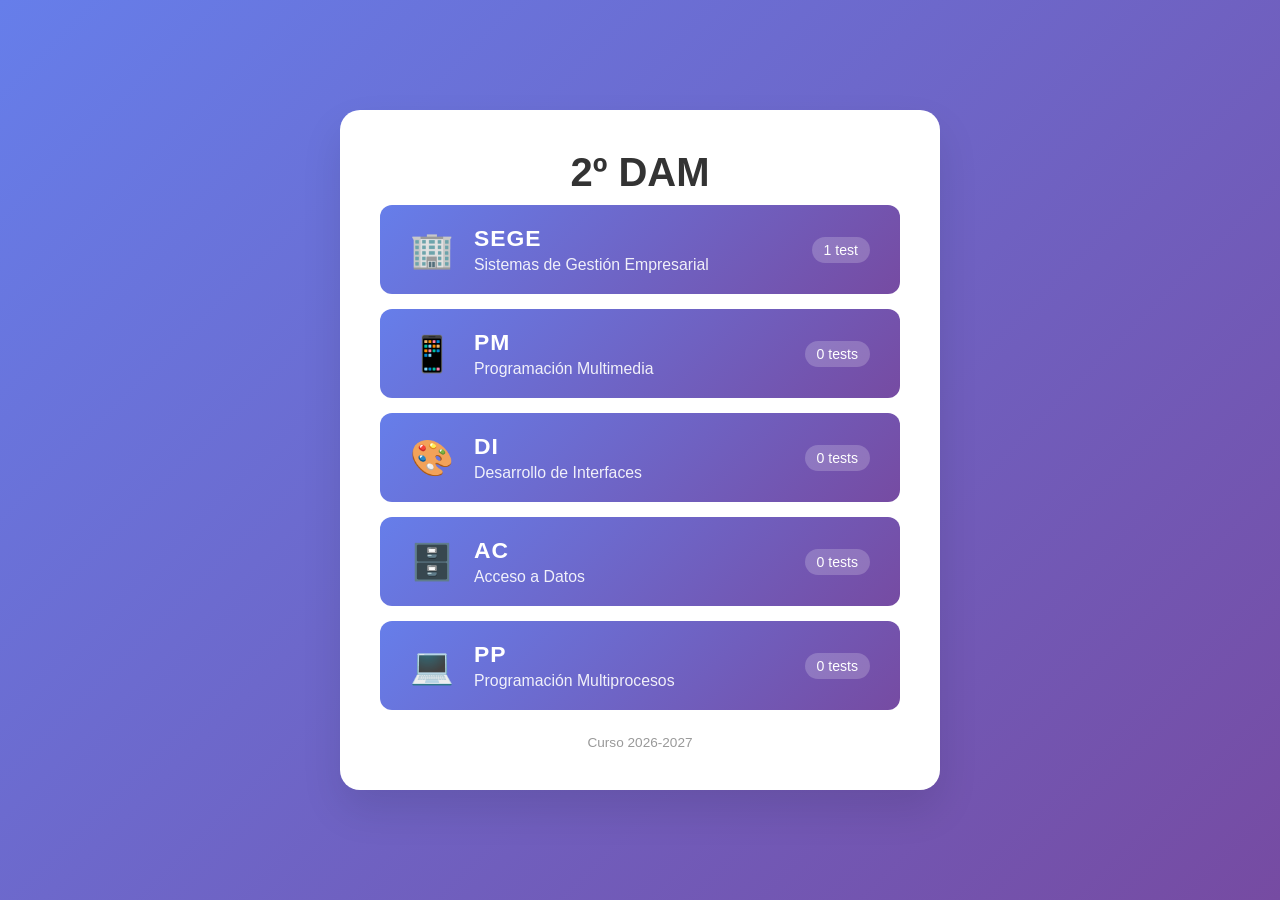
<file: index.html>
<!DOCTYPE html>
<html lang="es">
<head>
    <meta charset="UTF-8">
    <meta name="viewport" content="width=device-width, initial-scale=1.0">
    <title>2º DAM</title>
    <style>
        * {
            margin: 0;
            padding: 0;
            box-sizing: border-box;
        }

        body {
            font-family: 'Segoe UI', Tahoma, Geneva, Verdana, sans-serif;
            background: linear-gradient(135deg, #667eea 0%, #764ba2 100%);
            min-height: 100vh;
            display: flex;
            justify-content: center;
            align-items: center;
            padding: 20px;
        }

        .container {
            background: white;
            border-radius: 20px;
            box-shadow: 0 20px 40px rgba(0,0,0,0.1);
            padding: 40px;
            max-width: 600px;
            width: 100%;
            text-align: center;
        }

        h1 {
            color: #333;
            margin-bottom: 10px;
            font-size: 2.5em;
        }

        .subtitle {
            font-size: 1.1em;
            color: #666;
            margin-bottom: 30px;
            line-height: 1.5;
        }

        .subjects {
            display: flex;
            flex-direction: column;
            gap: 15px;
        }

        .subject-btn {
            background: linear-gradient(135deg, #667eea 0%, #764ba2 100%);
            color: white;
            text-decoration: none;
            border-radius: 12px;
            padding: 20px 30px;
            font-size: 1.1em;
            cursor: pointer;
            transition: transform 0.3s ease, box-shadow 0.3s ease;
            display: flex;
            align-items: center;
            gap: 20px;
            text-align: left;
        }

        .subject-btn:hover {
            transform: translateY(-2px);
            box-shadow: 0 8px 20px rgba(102, 126, 234, 0.4);
        }

        .subject-icon {
            font-size: 2em;
            line-height: 1;
        }

        .subject-text {
            flex: 1;
        }

        .subject-text h3 {
            font-size: 1.3em;
            margin-bottom: 4px;
            letter-spacing: 1px;
        }

        .subject-text p {
            font-size: 0.9em;
            opacity: 0.9;
        }

        .subject-count {
            background: rgba(255, 255, 255, 0.2);
            border-radius: 20px;
            padding: 5px 12px;
            font-size: 0.8em;
            white-space: nowrap;
        }

        .footer {
            margin-top: 25px;
            color: #999;
            font-size: 0.85em;
        }

        @media (max-width: 600px) {
            .container {
                padding: 20px;
            }

            h1 {
                font-size: 2em;
            }

            .subject-btn {
                padding: 15px 20px;
            }
        }
    </style>
</head>
<body>
    <div class="container">
        <h1>2º DAM</h1>
        <div class="subjects" id="subjects"></div>

        <div class="footer">Curso 2026-2027</div>
    </div>

    <script src="datos.js"></script>
    <script>
        const contenedor = document.getElementById('subjects');

        Object.entries(ASIGNATURAS).forEach(([clave, a]) => {
            const link = document.createElement('a');
            link.className = 'subject-btn';
            link.href = clave + '/' + clave + '.html';

            const icono = document.createElement('span');
            icono.className = 'subject-icon';
            icono.textContent = a.icono;

            const texto = document.createElement('div');
            texto.className = 'subject-text';

            const titulo = document.createElement('h3');
            titulo.textContent = a.sigla;
            texto.appendChild(titulo);

            if (a.nombre) {
                const desc = document.createElement('p');
                desc.textContent = a.nombre;
                texto.appendChild(desc);
            }

            const n = a.tests.length;
            const contador = document.createElement('span');
            contador.className = 'subject-count';
            contador.textContent = n === 1 ? '1 test' : n + ' tests';

            link.appendChild(icono);
            link.appendChild(texto);
            link.appendChild(contador);
            contenedor.appendChild(link);
        });
    </script>
</body>
</html>
</file>
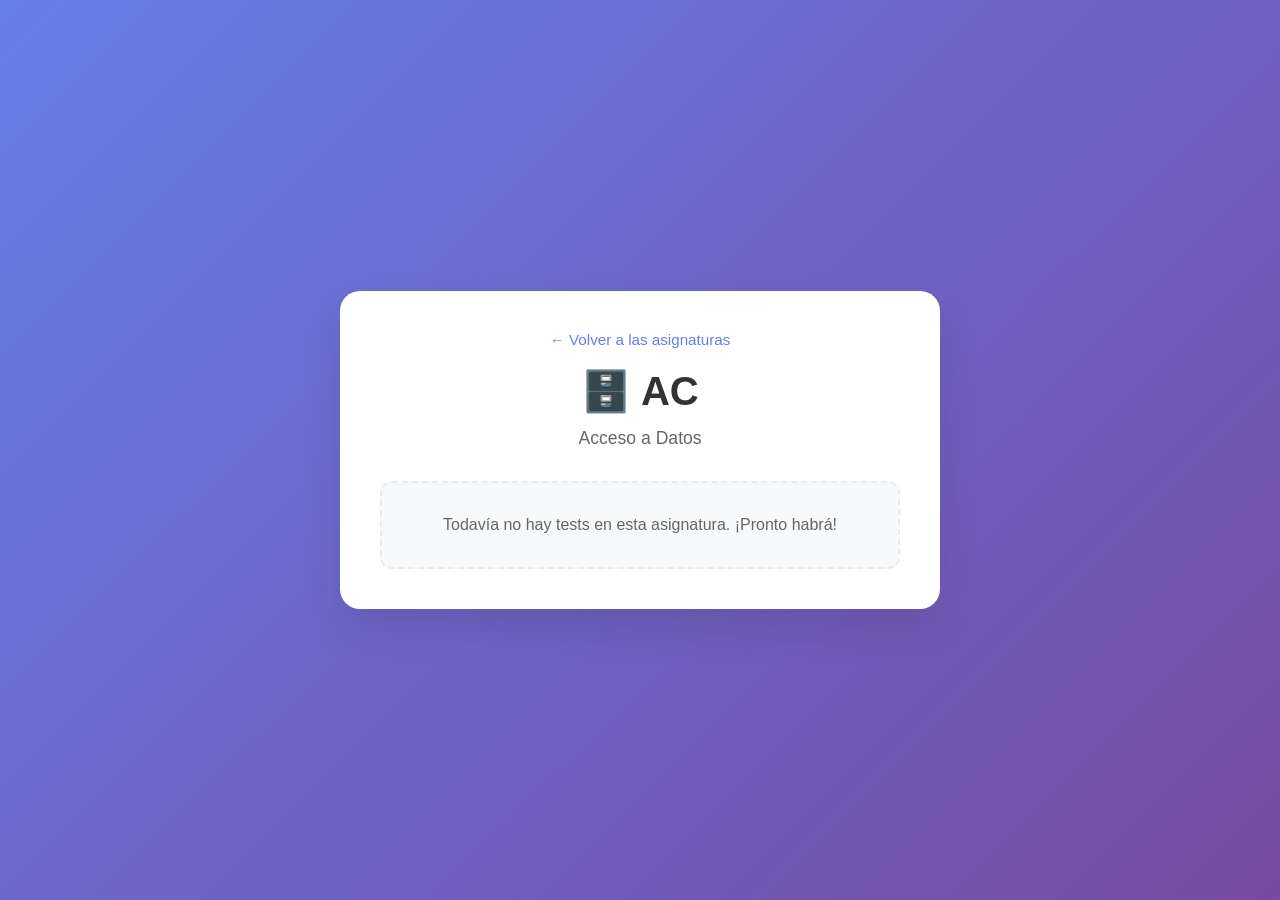
<file: ac/ac.html>
<!DOCTYPE html>
<html lang="es">
<head>
    <meta charset="UTF-8">
    <meta name="viewport" content="width=device-width, initial-scale=1.0">
    <title>AC · 2º DAM</title>
    <link rel="stylesheet" href="../asignatura.css">
</head>
<body data-asignatura="ac">
    <div class="container">
        <a class="back-link" href="../index.html">← Volver a las asignaturas</a>

        <h1 id="titulo"></h1>
        <div class="subtitle" id="subtitulo"></div>

        <div class="tests" id="tests"></div>
    </div>

    <script src="../datos.js"></script>
    <script src="../asignatura.js"></script>
</body>
</html>
</file>
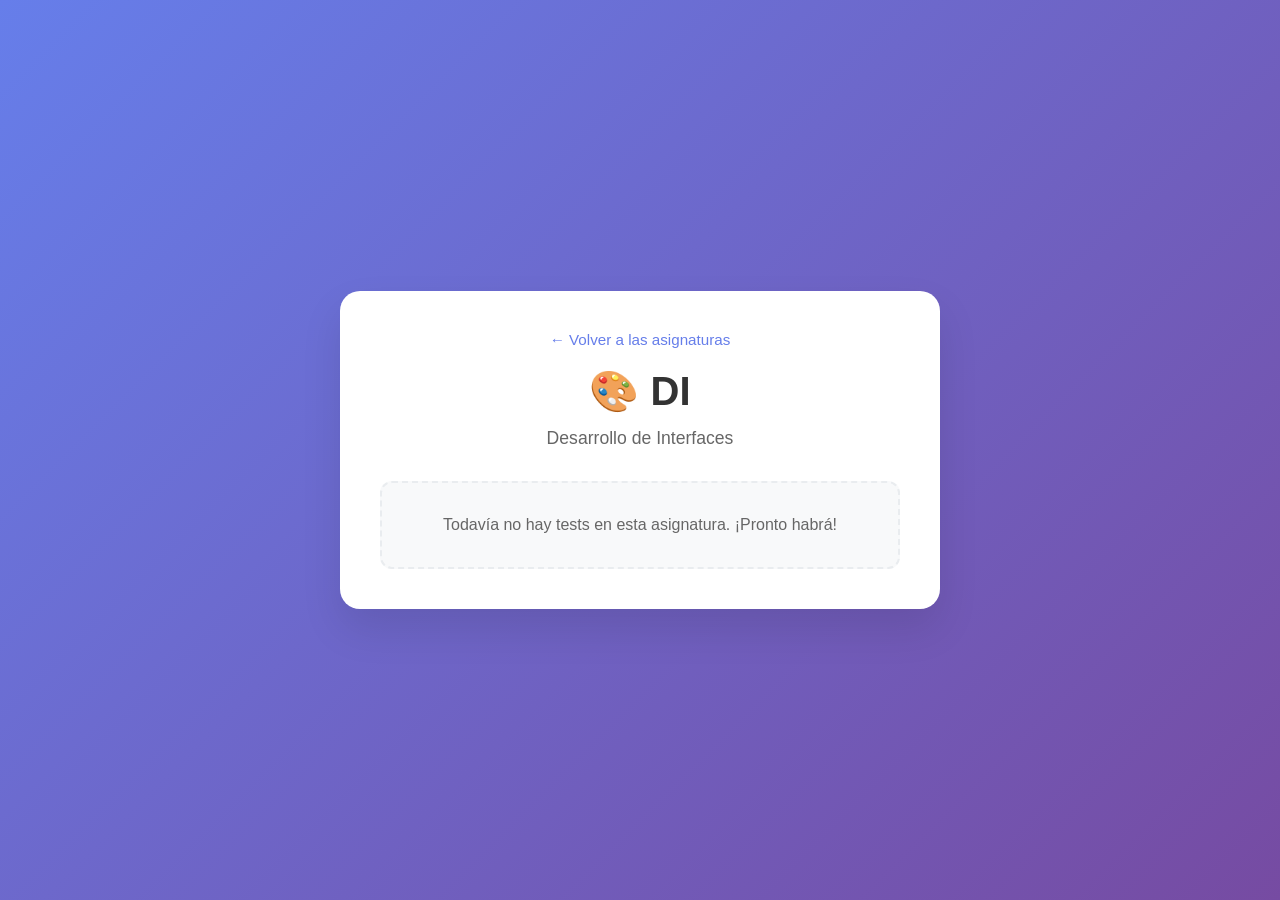
<file: di/di.html>
<!DOCTYPE html>
<html lang="es">
<head>
    <meta charset="UTF-8">
    <meta name="viewport" content="width=device-width, initial-scale=1.0">
    <title>DI · 2º DAM</title>
    <link rel="stylesheet" href="../asignatura.css">
</head>
<body data-asignatura="di">
    <div class="container">
        <a class="back-link" href="../index.html">← Volver a las asignaturas</a>

        <h1 id="titulo"></h1>
        <div class="subtitle" id="subtitulo"></div>

        <div class="tests" id="tests"></div>
    </div>

    <script src="../datos.js"></script>
    <script src="../asignatura.js"></script>
</body>
</html>
</file>
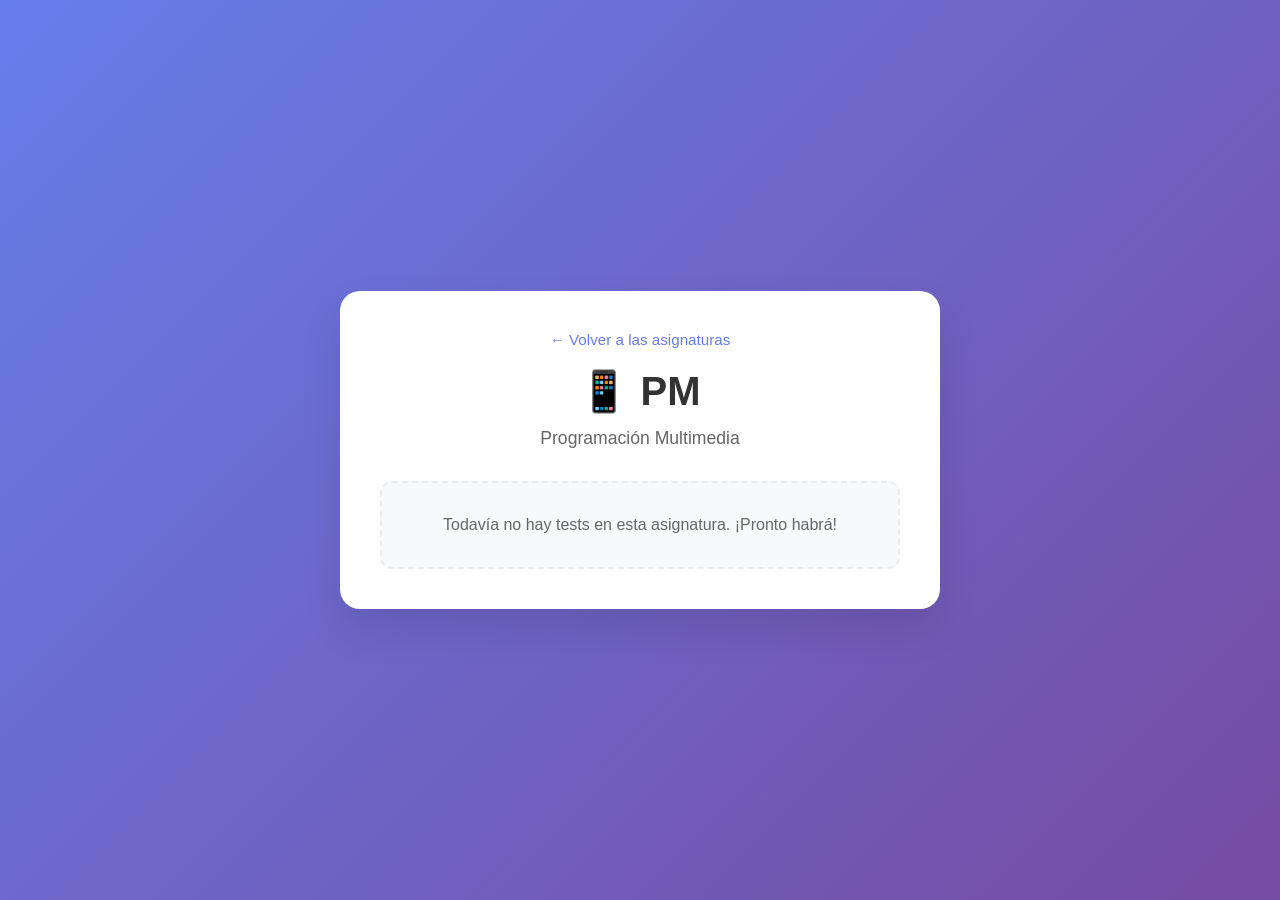
<file: pm/pm.html>
<!DOCTYPE html>
<html lang="es">
<head>
    <meta charset="UTF-8">
    <meta name="viewport" content="width=device-width, initial-scale=1.0">
    <title>PM · 2º DAM</title>
    <link rel="stylesheet" href="../asignatura.css">
</head>
<body data-asignatura="pm">
    <div class="container">
        <a class="back-link" href="../index.html">← Volver a las asignaturas</a>

        <h1 id="titulo"></h1>
        <div class="subtitle" id="subtitulo"></div>

        <div class="tests" id="tests"></div>
    </div>

    <script src="../datos.js"></script>
    <script src="../asignatura.js"></script>
</body>
</html>
</file>
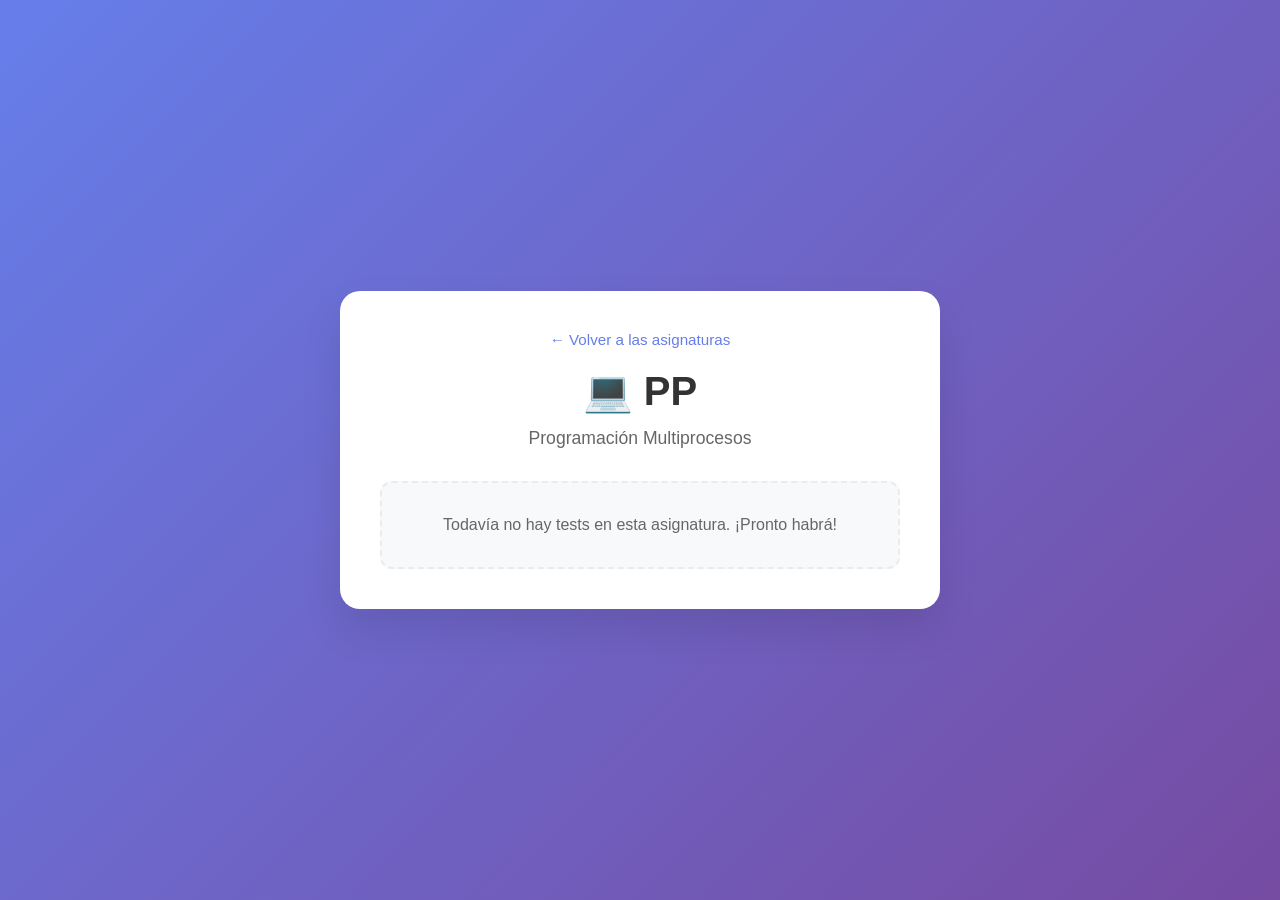
<file: pp/pp.html>
<!DOCTYPE html>
<html lang="es">
<head>
    <meta charset="UTF-8">
    <meta name="viewport" content="width=device-width, initial-scale=1.0">
    <title>PP · 2º DAM</title>
    <link rel="stylesheet" href="../asignatura.css">
</head>
<body data-asignatura="pp">
    <div class="container">
        <a class="back-link" href="../index.html">← Volver a las asignaturas</a>

        <h1 id="titulo"></h1>
        <div class="subtitle" id="subtitulo"></div>

        <div class="tests" id="tests"></div>
    </div>

    <script src="../datos.js"></script>
    <script src="../asignatura.js"></script>
</body>
</html>
</file>
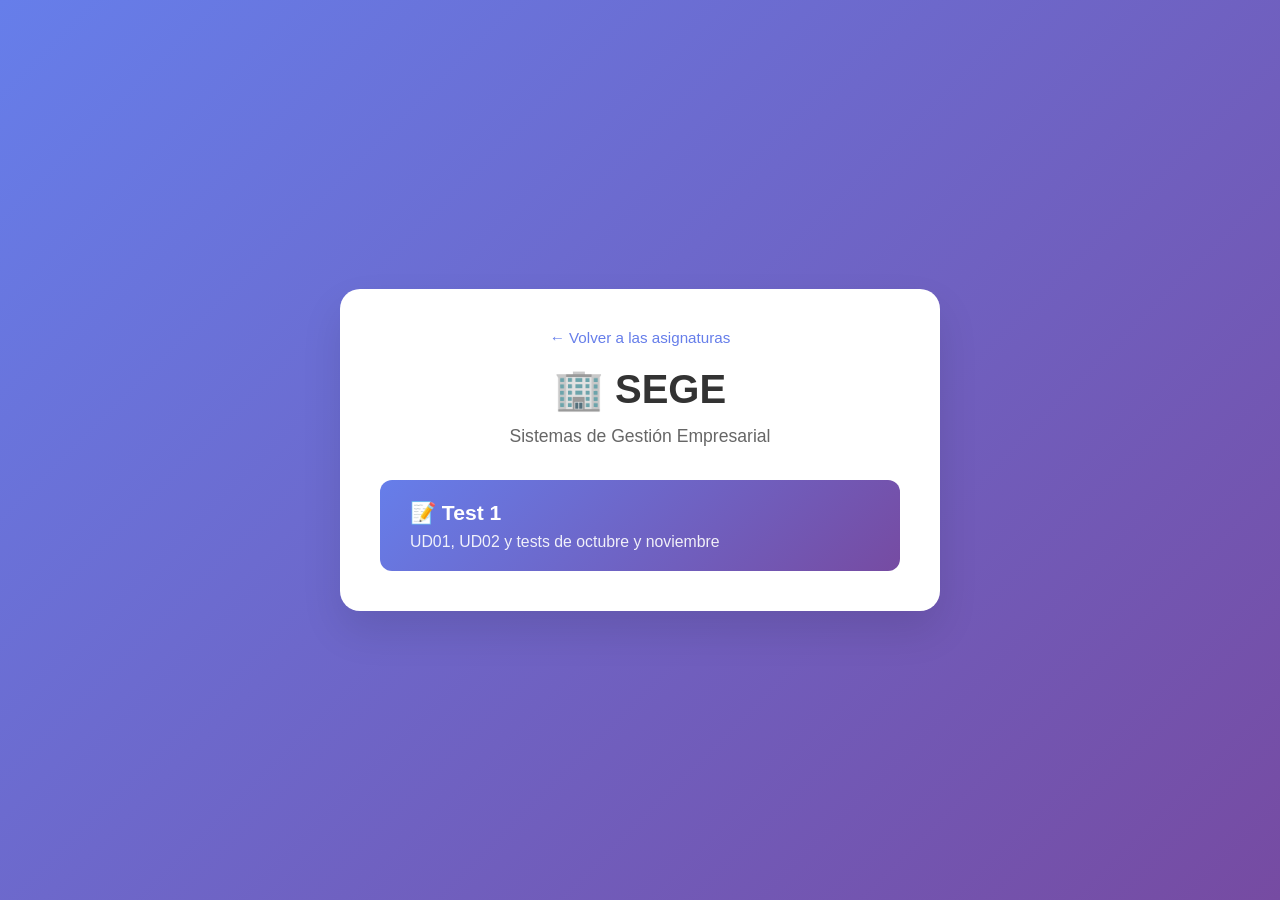
<file: sege/sege.html>
<!DOCTYPE html>
<html lang="es">
<head>
    <meta charset="UTF-8">
    <meta name="viewport" content="width=device-width, initial-scale=1.0">
    <title>SEGE · 2º DAM</title>
    <link rel="stylesheet" href="../asignatura.css">
</head>
<body data-asignatura="sege">
    <div class="container">
        <a class="back-link" href="../index.html">← Volver a las asignaturas</a>

        <h1 id="titulo"></h1>
        <div class="subtitle" id="subtitulo"></div>

        <div class="tests" id="tests"></div>
    </div>

    <script src="../datos.js"></script>
    <script src="../asignatura.js"></script>
</body>
</html>
</file>
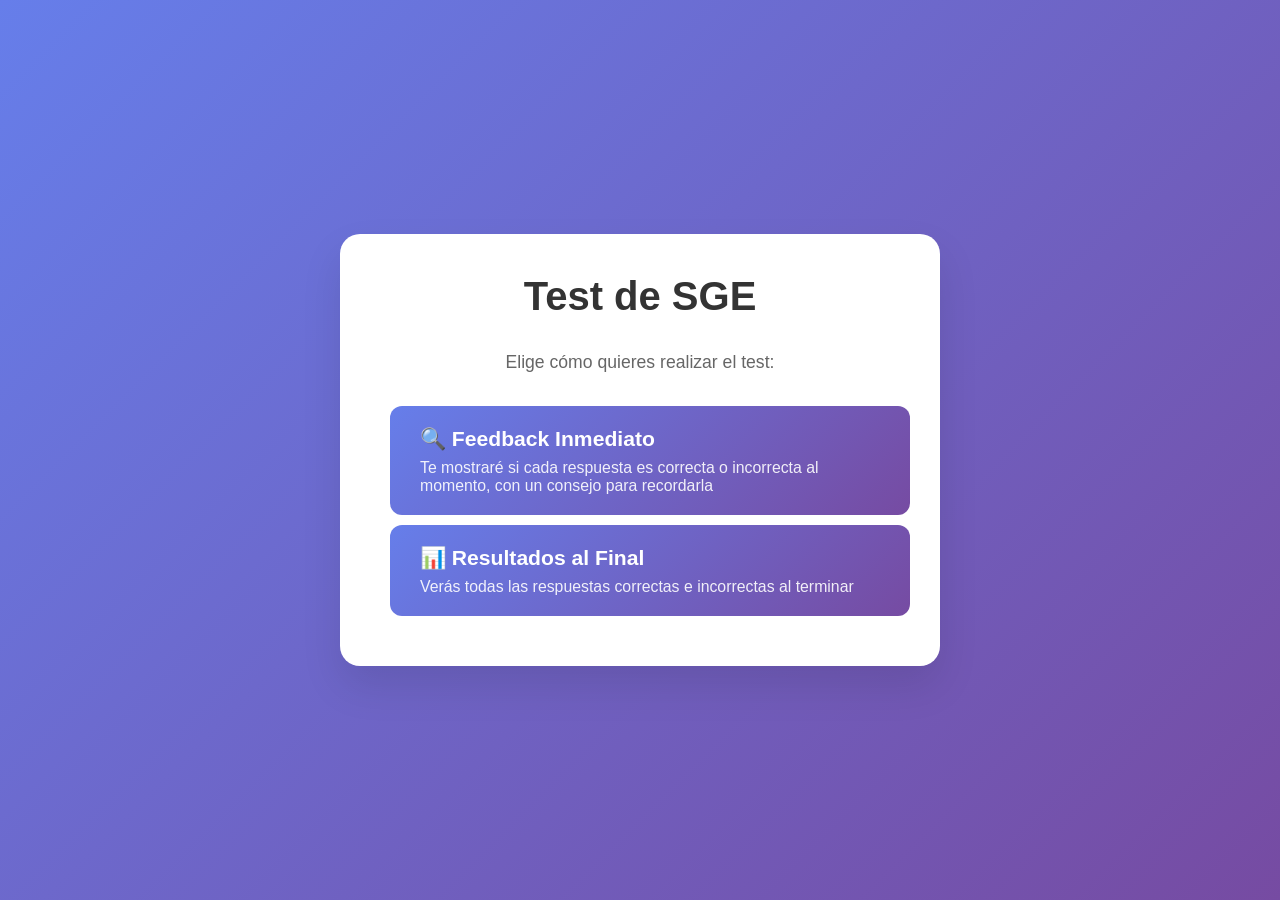
<file: sege/test-sge.html>
<!DOCTYPE html>
<html lang="es">
<head>
    <meta charset="UTF-8">
    <meta name="viewport" content="width=device-width, initial-scale=1.0">
    <title>Test de SGE</title>
    <style>
        * {
            margin: 0;
            padding: 0;
            box-sizing: border-box;
        }

        body {
            font-family: 'Segoe UI', Tahoma, Geneva, Verdana, sans-serif;
            background: linear-gradient(135deg, #667eea 0%, #764ba2 100%);
            min-height: 100vh;
            display: flex;
            justify-content: center;
            align-items: center;
            padding: 20px;
        }

        .container {
            background: white;
            border-radius: 20px;
            box-shadow: 0 20px 40px rgba(0,0,0,0.1);
            padding: 40px;
            max-width: 600px;
            width: 100%;
            text-align: center;
        }

        h1 {
            color: #333;
            margin-bottom: 30px;
            font-size: 2.5em;
        }

        .mode-selection {
            display: block;
        }

        .mode-description {
            font-size: 1.1em;
            color: #666;
            margin-bottom: 30px;
            line-height: 1.5;
        }

        .mode-btn {
            background: linear-gradient(135deg, #667eea 0%, #764ba2 100%);
            color: white;
            border: none;
            border-radius: 12px;
            padding: 20px 30px;
            font-size: 1.1em;
            cursor: pointer;
            margin: 10px;
            transition: transform 0.3s ease;
            display: block;
            width: 100%;
            text-align: left;
        }

        .mode-btn:hover {
            transform: translateY(-2px);
        }

        .mode-btn h3 {
            margin-bottom: 8px;
            font-size: 1.2em;
        }

        .mode-btn p {
            font-size: 0.9em;
            opacity: 0.9;
        }

        .feedback-message {
            margin: 15px 0;
            padding: 15px;
            border-radius: 8px;
            font-weight: bold;
            display: none;
        }

        .feedback-correct {
            background: #d4edda;
            color: #155724;
            border: 1px solid #c3e6cb;
        }

        .feedback-incorrect {
            background: #f8d7da;
            color: #721c24;
            border: 1px solid #f5c6cb;
        }

        /* Caja de consejo para recordar (modo feedback inmediato) */
        .tip-message {
            margin: 10px 0 15px;
            padding: 15px;
            border-radius: 8px;
            background: #fff8e1;
            color: #6d4c00;
            border: 1px solid #ffe08a;
            border-left: 5px solid #f5b800;
            text-align: left;
            line-height: 1.45;
            display: none;
        }

        .tip-message strong {
            display: block;
            margin-bottom: 5px;
        }

        .progress-bar {
            background: #f0f0f0;
            border-radius: 10px;
            height: 8px;
            margin-bottom: 30px;
            overflow: hidden;
        }

        .progress-fill {
            background: linear-gradient(90deg, #667eea, #764ba2);
            height: 100%;
            border-radius: 10px;
            transition: width 0.3s ease;
        }

        .question-container {
            margin-bottom: 30px;
        }

        .question-number {
            color: #666;
            font-size: 0.9em;
            margin-bottom: 10px;
        }

        .question {
            font-size: 1.3em;
            color: #333;
            margin-bottom: 25px;
            line-height: 1.4;
        }

        .answers {
            display: flex;
            flex-direction: column;
            gap: 15px;
        }

        .answer-btn {
            background: #f8f9fa;
            border: 2px solid #e9ecef;
            border-radius: 12px;
            padding: 15px 20px;
            font-size: 1em;
            cursor: pointer;
            transition: all 0.3s ease;
            text-align: left;
        }

        .answer-btn:hover {
            background: #e9ecef;
            border-color: #667eea;
            transform: translateY(-2px);
        }

        .answer-btn.selected {
            background: #667eea;
            color: white;
            border-color: #667eea;
        }

        .answer-btn.correct {
            background: #28a745;
            color: white;
            border-color: #28a745;
        }

        .answer-btn.incorrect {
            background: #dc3545;
            color: white;
            border-color: #dc3545;
        }

        .next-btn {
            background: linear-gradient(135deg, #667eea 0%, #764ba2 100%);
            color: white;
            border: none;
            border-radius: 12px;
            padding: 15px 30px;
            font-size: 1.1em;
            cursor: pointer;
            margin-top: 20px;
            transition: transform 0.3s ease;
        }

        .next-btn:hover {
            transform: translateY(-2px);
        }

        .next-btn:disabled {
            opacity: 0.5;
            cursor: not-allowed;
            transform: none;
        }

        .results {
            display: none;
        }

        .score {
            font-size: 3em;
            color: #667eea;
            margin-bottom: 20px;
        }

        .score-text {
            font-size: 1.2em;
            color: #333;
            margin-bottom: 30px;
        }

        .review-btn, .restart-btn {
            background: linear-gradient(135deg, #667eea 0%, #764ba2 100%);
            color: white;
            border: none;
            border-radius: 12px;
            padding: 12px 25px;
            font-size: 1em;
            cursor: pointer;
            margin: 10px;
            transition: transform 0.3s ease;
        }

        .review-btn:hover, .restart-btn:hover {
            transform: translateY(-2px);
        }

        .review-container {
            display: none;
            text-align: left;
        }

        .review-question {
            background: #f8f9fa;
            border-radius: 12px;
            padding: 20px;
            margin-bottom: 20px;
            border-left: 4px solid #667eea;
        }

        .review-question.wrong {
            border-left-color: #dc3545;
        }

        .review-question h3 {
            color: #333;
            margin-bottom: 15px;
        }

        .review-answer {
            margin: 8px 0;
            padding: 8px 12px;
            border-radius: 6px;
        }

        .review-answer.user-answer {
            background: #dc3545;
            color: white;
        }

        .review-answer.correct-answer {
            background: #28a745;
            color: white;
        }

        .review-answer.neutral {
            background: #e9ecef;
            color: #333;
        }

        @media (max-width: 600px) {
            .container {
                padding: 20px;
            }

            h1 {
                font-size: 2em;
            }

            .question {
                font-size: 1.1em;
            }
        }
    </style>
</head>
<body>
    <div class="container">
        <h1>Test de SGE</h1>

        <div id="mode-selection" class="mode-selection">
            <div class="mode-description">
                Elige cómo quieres realizar el test:
            </div>

            <button class="mode-btn" onclick="startQuiz('immediate')">
                <h3>🔍 Feedback Inmediato</h3>
                <p>Te mostraré si cada respuesta es correcta o incorrecta al momento, con un consejo para recordarla</p>
            </button>

            <button class="mode-btn" onclick="startQuiz('final')">
                <h3>📊 Resultados al Final</h3>
                <p>Verás todas las respuestas correctas e incorrectas al terminar</p>
            </button>
        </div>

        <div id="quiz-container" style="display: none;">
            <div class="progress-bar">
                <div class="progress-fill" id="progress"></div>
            </div>

            <div class="question-container">
                <div class="question-number" id="question-number"></div>
                <div class="question" id="question-text"></div>
                <div class="answers" id="answers-container"></div>
                <div id="feedback-message" class="feedback-message"></div>
                <div id="tip-message" class="tip-message"></div>
            </div>

            <button class="next-btn" id="next-btn" onclick="nextQuestion()" disabled>
                Siguiente
            </button>
        </div>

        <div class="results" id="results-container">
            <div class="score" id="final-score"></div>
            <div class="score-text" id="score-text"></div>
            <button class="review-btn" onclick="showReview()">Ver Revisión</button>
            <button class="restart-btn" onclick="restartQuiz()">Reiniciar Test</button>
        </div>

        <div class="review-container" id="review-container">
            <h2 style="margin-bottom: 20px; color: #333;">Revisión de Respuestas</h2>
            <div id="review-content"></div>
            <button class="restart-btn" onclick="restartQuiz()" style="margin-top: 20px;">
                Reiniciar Test
            </button>
        </div>
    </div>

    <script>
       const examen = [

  // ===== 1. UD01 · SISTEMAS ERP-CRM-BI =====
  {
    pregunta: "¿Cuál es la traducción literal de ERP («Enterprise Resource Planning»)?",
    respuestas: [
      "Gestión de relaciones con los clientes",
      "Planificación de recursos empresariales",
      "Inteligencia de negocio empresarial",
      "Registro electrónico de proveedores"
    ],
    correcta: 1,
    consejo: "La R de ERP es «Resource» (recursos). La C de CRM es «Customer» (cliente). Si hay una C, va de clientes; si hay una R, va de recursos."
  },
  {
    pregunta: "¿Qué procesos automatiza principalmente un sistema CRM según la UD01?",
    respuestas: [
      "Nóminas, amortizaciones y contabilidad",
      "Producción, almacenaje y distribución",
      "Predicciones y cuadros de mando",
      "Datos de clientes, ventas y campañas"
    ],
    correcta: 3,
    consejo: "CRM = Customer Relationship Management. Todo lo que rodea al cliente: sus datos, el seguimiento de sus ventas y las campañas dirigidas a él."
  },
  {
    pregunta: "Según la UD01, ¿qué periodo temporal permite analizar un sistema BI?",
    respuestas: [
      "Pasado, presente y futuro con predicciones",
      "Solo el pasado, a partir de informes cerrados",
      "Solo el presente, con datos en tiempo real",
      "Solo el futuro, mediante simulaciones"
    ],
    correcta: 0,
    consejo: "El BI mira en las tres direcciones: qué pasó (pasado), cómo estamos (presente) y qué pasará (predicciones) para ayudar a decidir."
  },
  {
    pregunta: "¿Por qué el tema usa «Sistemas ERP» como abreviatura de «Sistemas ERP-CRM-BI»?",
    respuestas: [
      "Porque CRM y BI quedaron obsoletos hace años",
      "Porque la normativa obliga a llamarlos solo ERP",
      "Porque la mayoría de ERP ya integran CRM y BI",
      "Porque CRM y BI solo se ofrecen en la nube"
    ],
    correcta: 2,
    consejo: "CRM y BI son «complementos naturales» del ERP y hoy vienen integrados, así que al decir ERP ya se sobreentienden los tres."
  },
  {
    pregunta: "¿Cuál de las siguientes NO es una ventaja de implantar un ERP frente a programas individuales?",
    respuestas: [
      "Seguridad aplicada de forma centralizada",
      "Nuevas funciones mediante conectores",
      "Una única instalación y mantenimiento",
      "Menor coste inicial que apps sencillas"
    ],
    correcta: 3,
    consejo: "El coste inicial es una DESVENTAJA: instalar y configurar un ERP puede salir más caro que unas pocas apps sencillas."
  },
  {
    pregunta: "La desventaja «punto único de fallo» de un ERP se refiere a que…",
    respuestas: [
      "un corte de luz apaga solo el módulo de ventas",
      "un ataque exitoso puede exponer toda la información",
      "cada módulo requiere su propia contraseña maestra",
      "los datos se duplican en cada aplicación instalada"
    ],
    correcta: 1,
    consejo: "Todo en un mismo sistema = todos los huevos en la misma cesta. Si atacan con éxito ese sistema, queda expuesta TODA la información."
  },
  {
    pregunta: "¿Qué describe la desventaja de «sobrecarga de recursos» de un ERP?",
    respuestas: [
      "Funciones de sobra que confunden al usuario",
      "Un consumo eléctrico excesivo del servidor",
      "Una base de datos que crece sin control",
      "Conectores que ralentizan el procesador"
    ],
    correcta: 0,
    consejo: "No es un problema técnico, es de usabilidad: hay más opciones de las que el usuario necesita y eso le lía."
  },
  {
    pregunta: "Para la mayoría de organizaciones, ¿qué opción recomienda la UD01?",
    respuestas: [
      "Programar el ERP a medida, por ser más robusto",
      "Combinar varias aplicaciones de gestión sueltas",
      "Personalizar un ERP existente y consolidado",
      "Usar una carpeta compartida con base de datos"
    ],
    correcta: 2,
    consejo: "Programar un ERP robusto desde cero es muy costoso. Lo recomendable es partir de uno existente «de cierta entidad» y personalizarlo."
  },
  {
    pregunta: "En un ERP existente, ¿cómo se realiza la personalización funcional y la visual?",
    respuestas: [
      "Funcional con temas y visual con módulos",
      "Funcional con SQL y visual con conectores",
      "Funcional con licencias y visual con CSS",
      "Funcional con módulos y visual con temas"
    ],
    correcta: 3,
    consejo: "Módulos/plugins añaden FUNCIONES; los temas cambian el ASPECTO. Igual que en WordPress: plugins para hacer, temas para ver."
  },
  {
    pregunta: "¿Qué riesgo concreto menciona la UD01 al elegir un ERP con licencia cerrada?",
    respuestas: [
      "Obligación de publicar el código modificado",
      "Cambios de tarifa, cierre o trabas al migrar",
      "Uso limitado a un único equipo de la empresa",
      "Borrado automático de datos al caducar"
    ],
    correcta: 1,
    consejo: "Licencia cerrada = dependencia del desarrollador. Si sube precios, cierra o te pone pegas para irte, estás atado."
  },
  {
    pregunta: "¿Qué grupo contiene ÚNICAMENTE ERP de licencia privativa según la UD01?",
    respuestas: [
      "SAP, Odoo y JD Edwards",
      "AbanQ, OpenBravo y Navision",
      "SAP, Navision y JD Edwards",
      "Odoo, AbanQ y OpenBravo"
    ],
    correcta: 2,
    consejo: "Privativos: SAP, Navision (Microsoft) y JD Edwards (Oracle) → grandes multinacionales. Libres: Odoo, AbanQ y OpenBravo."
  },
  {
    pregunta: "Al implantar un ERP, ¿cuál de estos es un problema «relacionado con los datos»?",
    respuestas: [
      "Directivos que no ven las ventajas del cambio",
      "Empleados con miedo a perder su puesto",
      "Una infraestructura de red insuficiente",
      "Codificaciones de caracteres heterogéneas"
    ],
    correcta: 3,
    consejo: "Problemas de datos = problemas al MIGRAR: datos incompletos, mal organizados, cifrados o con codificaciones distintas. La red es un problema técnico."
  },
  {
    pregunta: "¿Qué solución propone el tema ante la resistencia de los empleados al nuevo ERP?",
    respuestas: [
      "Formación completa en horario laboral y feedback",
      "Formación voluntaria fuera de la jornada laboral",
      "Mantener el sistema antiguo en paralelo siempre",
      "Sustituir a quienes no se adapten al sistema"
    ],
    correcta: 0,
    consejo: "Formación DENTRO del horario (no como un extra), canales de comunicación y celebrar los éxitos de los empleados."
  },
  {
    pregunta: "Un trabajador autónomo que emprende su propio negocio es, según el glosario…",
    respuestas: [
      "una persona jurídica, por ser emprendedor",
      "una persona física, aunque sea emprendedor",
      "una sociedad unipersonal sin patrimonio",
      "una entidad sin derechos ni obligaciones"
    ],
    correcta: 1,
    consejo: "Autónomo = persona física, y responde de sus deudas con su patrimonio personal. Las jurídicas son sociedades, fundaciones, corporaciones…"
  },
  {
    pregunta: "¿Con qué responde de sus deudas una persona jurídica?",
    respuestas: [
      "Con el patrimonio personal de sus socios",
      "Con el patrimonio de sus empleados",
      "Con los bienes de la propia entidad",
      "Con un aval obligatorio del Estado"
    ],
    correcta: 2,
    consejo: "Física → patrimonio propio. Jurídica → bienes de la ENTIDAD. Por eso se constituyen sociedades: para separar patrimonio."
  },
  {
    pregunta: "¿Qué caracteriza a una factura proforma?",
    respuestas: [
      "Es una oferta previa sin valor contable",
      "Sustituye a la factura y tiene valor contable",
      "Es un ticket sin datos del destinatario",
      "Rectifica una factura emitida con errores"
    ],
    correcta: 0,
    consejo: "«Pro forma» = «para la forma». Es un presupuesto con aspecto de factura, debe llevar «proforma» bien visible y NO cuenta en contabilidad."
  },
  {
    pregunta: "Un ticket de supermercado sin los datos del comprador ni el IVA desglosado es…",
    respuestas: [
      "una factura proforma",
      "una factura completa",
      "un albarán de entrega",
      "una factura simplificada"
    ],
    correcta: 3,
    consejo: "Factura simplificada = ticket. Le faltan datos para ser completa (la completa lleva emisor, receptor e IVA desglosado)."
  },
  {
    pregunta: "En una factura comercial, ¿qué es el «momento del devengo»?",
    respuestas: [
      "Cuando el cliente paga la factura",
      "Cuando nace la obligación tributaria",
      "Cuando se entrega la mercancía",
      "Cuando se presenta la declaración"
    ],
    correcta: 1,
    consejo: "Devengo ≠ pago. Es el instante en que «nace» la obligación de pagar el impuesto, aunque se cobre o se declare más tarde."
  },
  {
    pregunta: "¿Qué diferencia hay entre línea de producción y orden de producción?",
    respuestas: [
      "La línea fija cantidad y fecha; la orden, las operaciones",
      "Ambas son sinónimos y se emplean de forma indistinta",
      "La orden fija cantidad, fecha y línea; la línea, operaciones",
      "La línea es el almacén; la orden, la ruta de transporte"
    ],
    correcta: 2,
    consejo: "La LÍNEA es la receta (qué operaciones y recursos). La ORDEN es cocinarla un día concreto: cuánto, cuándo y con qué línea."
  },
  {
    pregunta: "Según el glosario, ¿desde dónde parte el proceso de distribución?",
    respuestas: [
      "Desde el proveedor de materias primas",
      "Desde la propia línea de producción",
      "Desde el punto de venta al público",
      "Desde el lugar de almacenamiento"
    ],
    correcta: 3,
    consejo: "Distribución: almacén → consumidor final. La logística es más amplia: coordina, gestiona y transporta hasta el cliente final."
  },
  {
    pregunta: "¿Qué define a los impuestos y tributos según el glosario empresarial?",
    respuestas: [
      "Un pago al Estado sin contraprestación directa",
      "Un pago al Estado a cambio de un servicio concreto",
      "Un pago a proveedores por los bienes recibidos",
      "Una cuota periódica por un servicio en la nube"
    ],
    correcta: 0,
    consejo: "La clave es «SIN contraprestación directa»: pagas, pero no recibes a cambio un bien o servicio concreto en ese momento."
  },

  // ===== 2. UD02 · CONTEXTO, ON-PREMISE Y NUBE =====
  {
    pregunta: "¿Qué era un «Mainframe» en los inicios de la informática empresarial?",
    respuestas: [
      "Una red de PCs domésticos interconectados",
      "Un servidor alojado en la nube con pago por uso",
      "Un ordenador grande y caro con varias terminales",
      "Un contenedor que agrupa varias bases de datos"
    ],
    correcta: 2,
    consejo: "Mainframe = un único «ordenador central» grande y caro, con muchas terminales conectadas. Solo al alcance de grandes empresas."
  },
  {
    pregunta: "¿Qué diferencia hay entre escalado vertical y horizontal?",
    respuestas: [
      "Vertical: comprar más equipos; horizontal: mejorar el servidor",
      "Vertical: mejorar el servidor; horizontal: comprar más equipos",
      "Ambos consisten en contratar más potencia en la nube",
      "Vertical: añadir más RAM; horizontal: añadir más discos"
    ],
    correcta: 1,
    consejo: "Vertical = crecer hacia ARRIBA (un servidor más potente). Horizontal = crecer hacia los LADOS (más servidores en fila)."
  },
  {
    pregunta: "¿Qué ventaja ofrece tener el ERP en un servidor de la propia empresa?",
    respuestas: [
      "Elimina por completo los costes de mantenimiento",
      "Permite escalar en momentos puntuales de carga",
      "No requiere ninguna inversión inicial en hardware",
      "Los datos no salen, evitando el espionaje industrial"
    ],
    correcta: 3,
    consejo: "On-premise: los datos se quedan en casa (más control). A cambio pagas hardware, luz, mantenimiento y no escalas fácilmente."
  },
  {
    pregunta: "¿Cuál de estos es un inconveniente de los servicios en la nube según la UD02?",
    respuestas: [
      "Depender de internet y del buen hacer del proveedor",
      "Asumir una fuerte inversión inicial en hardware",
      "Pagar el consumo eléctrico del propio servidor físico",
      "No poder acceder al sistema desde un smartphone"
    ],
    correcta: 0,
    consejo: "La nube son «servidores de otra empresa»: si cae tu conexión o falla el proveedor, te quedas sin sistema."
  },
  {
    pregunta: "¿Qué normativa de protección de datos se cita para Europa y para España?",
    respuestas: [
      "LOPDGDD en Europa y RGPD en España",
      "LSSI en Europa y RGPD en España",
      "RGPD en Europa y LOPDGDD en España",
      "GDPR en EE. UU. y LOPD en Europa"
    ],
    correcta: 2,
    consejo: "RGPD es el Reglamento General europeo (más «General» = más amplio). La LOPDGDD es la ley orgánica española que lo adapta."
  },
  {
    pregunta: "¿Qué ediciones de Odoo existen y cuál se utiliza en el curso?",
    respuestas: [
      "Community de pago y Enterprise libre; se usa Enterprise",
      "Community libre y Enterprise de pago; se usa Community",
      "Ambas libres con distinto soporte; se usa Enterprise",
      "Ambas de pago por usuario; se usa Community"
    ],
    correcta: 1,
    consejo: "Community = comunidad = libre y gratis. Enterprise = empresa = de pago. En clase usamos Community."
  },
  {
    pregunta: "¿Qué problemas presenta la instalación tipo «carpeta compartida»?",
    respuestas: [
      "Coste excesivo de licencias por cada usuario",
      "Dependencia total de un proveedor de nube",
      "Consumo excesivo de RAM en el servidor",
      "Acceso simultáneo, seguridad e integridad"
    ],
    correcta: 3,
    consejo: "Varios PCs abriendo el mismo fichero Access a la vez = conflictos de acceso simultáneo, datos corruptos y nula seguridad."
  },
  {
    pregunta: "¿Qué relación entre ejemplo y tipo de servicio en la nube es CORRECTA?",
    respuestas: [
      "VPS: SaaS · hosting PHP/MySQL: IaaS · Gmail: PaaS",
      "VPS: PaaS · hosting PHP/MySQL: SaaS · Gmail: IaaS",
      "VPS: IaaS · hosting PHP/MySQL: SaaS · Gmail: PaaS",
      "VPS: IaaS · hosting PHP/MySQL: PaaS · Gmail: SaaS"
    ],
    correcta: 3,
    consejo: "Cuanto más abajo, más haces tú: IaaS (VPS, te dan la máquina) → PaaS (hosting, te dan la plataforma) → SaaS (Gmail, te dan el programa hecho)."
  },
  {
    pregunta: "En un servicio IaaS, ¿quién instala y protege el sistema operativo y el ERP?",
    respuestas: [
      "El proveedor, que lo gestiona todo",
      "Nosotros: el SO, el ERP y lo demás",
      "Nadie, porque el SO viene bloqueado",
      "El proveedor el SO; nosotros el ERP"
    ],
    correcta: 1,
    consejo: "IaaS = solo infraestructura. Aunque venga un SO preinstalado, debemos tener control total y encargarnos nosotros de todo."
  },
  {
    pregunta: "¿Qué limitación principal tiene contratar un ERP como SaaS?",
    respuestas: [
      "Quedas limitado al programa que ofrece el proveedor",
      "Debes instalar y proteger tú el sistema operativo",
      "Tienes que configurar la red y el acceso externo",
      "Necesitas comprar el hardware del servidor"
    ],
    correcta: 0,
    consejo: "SaaS: no te preocupas de nada, pero tampoco eliges nada: usas el software tal y como el proveedor lo ofrece."
  },

  // ===== 3. UD02 · LICENCIAS Y PREPARACIÓN DEL SERVICIO =====
  {
    pregunta: "Según la UD02, ¿cuándo se considera libre una licencia de software?",
    respuestas: [
      "Cuando el software se distribuye de forma gratuita",
      "Cuando prohíbe cobrar por servicios asociados",
      "Cuando permite modificar y redistribuir el software",
      "Cuando permite usarlo sin poder modificarlo"
    ],
    correcta: 2,
    consejo: "Libre = libertad (modificar y redistribuir), no precio. «Free as in freedom, not as in free beer»."
  },
  {
    pregunta: "¿Cuál de las siguientes afirmaciones sobre licencias es CORRECTA?",
    respuestas: [
      "Toda licencia libre implica software gratuito",
      "Las licencias MIT y BSD se consideran propietarias",
      "GPL es la licencia libre menos garantista",
      "Una licencia propietaria puede ser gratuita"
    ],
    correcta: 3,
    consejo: "Libre ≠ gratis y propietario ≠ de pago. GPL es una de las primeras y la MÁS garantista; MIT, BSD y Apache también son libres."
  },
  {
    pregunta: "¿Cuál de estos factores NO aparece entre los que determinan la potencia que necesita un ERP?",
    respuestas: [
      "Cantidad de datos que alberga el sistema",
      "Número de usuarios simultáneos",
      "Número total de empleados en plantilla",
      "Sistema operativo sobre el que corre"
    ],
    correcta: 2,
    consejo: "Cuentan los usuarios SIMULTÁNEOS, no la plantilla total. Los cuatro factores: datos, usuarios simultáneos, tecnología del ERP y SO."
  },
  {
    pregunta: "¿Qué es «ECC», citado como ventaja del hardware de servidor?",
    respuestas: [
      "Un sistema de archivos redundante para discos",
      "Una tecnología de la RAM que aporta estabilidad",
      "Un tipo de SAI específico para servidores",
      "Un protocolo de copia de seguridad externa"
    ],
    correcta: 1,
    consejo: "ECC = Error-Correcting Code: memoria RAM que detecta y corrige errores. Por eso los servidores son más estables que un PC doméstico."
  },
  {
    pregunta: "Sobre la redundancia en discos (RAID, ZFS o Btrfs), ¿qué afirma la UD02?",
    respuestas: [
      "No excluye la necesidad de copias externas",
      "Hace innecesarias las copias de seguridad",
      "ZFS sustituye a cualquier política de backup",
      "Btrfs solo funciona con un único disco"
    ],
    correcta: 0,
    consejo: "RAID protege de que se rompa UN disco, no de un borrado, un virus o un incendio. Las copias externas siguen siendo obligatorias."
  },
  {
    pregunta: "¿Cuál es la función del SAI en el servidor del ERP?",
    respuestas: [
      "Refrigerar el servidor en las épocas de calor",
      "Cifrar los datos almacenados en el disco",
      "Duplicar la información en dos discos distintos",
      "Mantenerlo encendido si falla la red eléctrica"
    ],
    correcta: 3,
    consejo: "SAI = Sistema de Alimentación Ininterrumpida. «Ininterrumpida» → que no se corte la corriente aunque se vaya la luz."
  },
  {
    pregunta: "¿Qué sistema operativo se recomienda para Odoo en producción y por qué?",
    respuestas: [
      "Windows Server, por su compatibilidad general",
      "Proxmox, porque es el único que lo soporta",
      "Ubuntu Server, porque Odoo se desarrolla en él",
      "Debian Desktop, por su menor consumo de RAM"
    ],
    correcta: 2,
    consejo: "Odoo se desarrolla sobre Ubuntu, así que usar Ubuntu Server garantiza que la implantación funcione. Proxmox es un SO base para virtualizar."
  },
  {
    pregunta: "Comparando virtualización con hipervisor y contenedores, ¿qué es CORRECTO?",
    respuestas: [
      "Los contenedores simulan todo el hardware",
      "Los contenedores rinden cerca de lo nativo",
      "El hipervisor ofrece rendimiento casi nativo",
      "Docker es un hipervisor tipo VirtualBox"
    ],
    correcta: 1,
    consejo: "El hipervisor (VirtualBox) simula TODO el hardware → pierde rendimiento. El contenedor comparte el kernel → casi nativo."
  },
  {
    pregunta: "¿Qué diferencia hay entre LXD y Docker según la UD02?",
    respuestas: [
      "LXD es de aplicación y Docker es completo",
      "Ambos son hipervisores de tipo 1",
      "LXD es una máquina virtual sobre KVM",
      "LXD es completo y Docker es de aplicación"
    ],
    correcta: 3,
    consejo: "LXD → contenedor de sistema COMPLETO (como una mini VM). Docker → contenedor de APLICACIÓN (un servicio por contenedor)."
  },
  {
    pregunta: "¿Qué requisitos mínimos de hardware indica el tema para que Odoo funcione?",
    respuestas: [
      "Varios núcleos y al menos 512 MB de RAM",
      "Un solo núcleo y al menos 8 GB de RAM",
      "GPU dedicada y al menos 16 GB de RAM",
      "Varios núcleos y al menos 32 GB de RAM"
    ],
    correcta: 0,
    consejo: "Odoo es ligero: varios núcleos y 512 MB bastan para probar, aunque con muchos accesos simultáneos se quedará corto."
  },
  {
    pregunta: "Como en toda aplicación que consulta bases de datos, ¿cuál puede ser el cuello de botella de Odoo?",
    respuestas: [
      "La velocidad de la CPU al iniciar sesión",
      "El ancho de banda del puerto 8069",
      "El acceso a disco de las consultas",
      "La memoria caché del navegador web"
    ],
    correcta: 2,
    consejo: "Base de datos = leer y escribir disco sin parar. Por eso se recomiendan SSD, RAID o ZFS/Btrfs con varios discos."
  },

  // ===== 4. UD02 · ODOO CON DOCKER Y DOCKER COMPOSE =====
  {
    pregunta: "¿Qué imagen y versión de PostgreSQL se usa en los comandos Docker del tema?",
    respuestas: [
      "mysql:8, junto a la imagen odoo:19",
      "postgres:16, junto a la imagen odoo:19",
      "postgres:19, la misma versión que Odoo",
      "postgres:latest, sin indicar la versión"
    ],
    correcta: 1,
    consejo: "Odoo 19 + PostgreSQL 16. Truco: 16 + 3 = 19. Odoo solo trabaja con PostgreSQL, nunca con MySQL."
  },
  {
    pregunta: "¿Para qué sirve «-v .../dataPG:/var/lib/postgresql/data» al crear el contenedor db?",
    respuestas: [
      "Guardar los datos de la BD en el anfitrión",
      "Indicar la versión de PostgreSQL a usar",
      "Abrir el puerto 5432 hacia el anfitrión",
      "Definir el usuario y la contraseña de la BD"
    ],
    correcta: 0,
    consejo: "-v = volumen: «carpeta del anfitrión : carpeta del contenedor». Así los datos sobreviven aunque se borre el contenedor."
  },
  {
    pregunta: "¿Qué diferencia hay entre lanzar un contenedor con «-d» y con «-t»?",
    respuestas: [
      "-d crea un volumen y -t crea una red virtual",
      "-d lo ejecuta como root y -t como usuario odoo",
      "-d borra el contenedor al pararse y -t lo conserva",
      "-d va en segundo plano; -t en primer plano con logs"
    ],
    correcta: 3,
    consejo: "-d = «detached» (desenganchado, segundo plano). Con -t ves en la terminal el arranque, útil para detectar problemas."
  },
  {
    pregunta: "¿Qué hace el parámetro «--link db:db» en el comando del contenedor de Odoo?",
    respuestas: [
      "Copia la base de datos db dentro del contenedor",
      "Crea en el anfitrión un volumen llamado db",
      "Enlaza Odoo con el contenedor db por red virtual",
      "Asigna el nombre db al propio contenedor de Odoo"
    ],
    correcta: 2,
    consejo: "--link = enlace de red. Odoo puede llegar a PostgreSQL usando el nombre «db» como si fuera su dirección."
  },
  {
    pregunta: "¿Qué efecto tiene «--user root» en el contenedor de Odoo?",
    respuestas: [
      "Crea en Odoo un usuario administrador «root»",
      "Ejecuta el contenedor como root y no como «odoo»",
      "Da acceso root a PostgreSQL desde el anfitrión",
      "Obliga a usar sudo para lanzar el contenedor"
    ],
    correcta: 1,
    consejo: "La imagen de Odoo se ejecuta por defecto como el usuario «odoo»; con --user root forzamos que dentro corra como root."
  },
  {
    pregunta: "¿Qué añade el contenedor de desarrollo respecto al de producción?",
    respuestas: [
      "Volúmenes para filestore y sessions, y --dev=all",
      "Un segundo PostgreSQL y el puerto 5432 abierto",
      "La opción --link eliminada y el usuario odoo",
      "Una imagen odoo:dev y el puerto 8080 mapeado"
    ],
    correcta: 0,
    consejo: "Desarrollo = romper y recrear contenedores a menudo → persistimos filestore y sessions, y activamos --dev=all para facilitar el desarrollo."
  },
  {
    pregunta: "¿Por qué en desarrollo se montan volúmenes para «filestore» y «sessions»?",
    respuestas: [
      "Para que PostgreSQL arranque más rápido",
      "Porque la licencia LGPL lo exige en desarrollo",
      "Para poder exponer Odoo en otro puerto",
      "Porque se paran y recrean contenedores a menudo"
    ],
    correcta: 3,
    consejo: "En producción el contenedor se toca poco; en desarrollo se rompe y recrea. Los volúmenes dan persistencia entre recreaciones."
  },
  {
    pregunta: "¿En qué directorio del contenedor carga la imagen de Odoo los módulos propios?",
    respuestas: [
      "/var/lib/odoo/filestore",
      "/etc/odoo/addons",
      "/mnt/extra-addons",
      "/usr/lib/odoo/modules"
    ],
    correcta: 2,
    consejo: "«extra-addons» = módulos EXTRA (los tuyos). Se mapea a una carpeta del anfitrión para programar con un IDE externo."
  },
  {
    pregunta: "En el docker-compose.yml, ¿qué implica «depends_on: - db» en el servicio web?",
    respuestas: [
      "Que web y db comparten el mismo contenedor",
      "Que db debe procesarse antes que el servicio web",
      "Que db se borra cuando se para el servicio web",
      "Que web usa la imagen definida para db"
    ],
    correcta: 1,
    consejo: "depends_on = «depende de». Odoo necesita la base de datos, así que db se levanta primero."
  },
  {
    pregunta: "Si ejecutas «docker compose down -v», ¿qué ocurre?",
    respuestas: [
      "Solo se muestra la versión instalada de Docker",
      "Se paran los servicios pero se conservan los datos",
      "Se actualizan las imágenes a su última versión",
      "Se borran contenedores, redes y también volúmenes"
    ],
    correcta: 3,
    consejo: "¡Cuidado con -v! En «down», -v significa volúmenes: se los lleva por delante con la base de datos si no hay copia."
  },
  {
    pregunta: "Si el contenedor de Odoo mapea los puertos «8016:8069», ¿cómo accedes desde el navegador?",
    respuestas: [
      "http://localhost:8016",
      "http://localhost:8069",
      "http://localhost:5432",
      "http://localhost:8080"
    ],
    correcta: 0,
    consejo: "Formato «ANFITRIÓN:CONTENEDOR». A la izquierda el puerto de tu máquina (el que escribes en el navegador)."
  },
  {
    pregunta: "¿Qué comando muestra en tiempo real los registros y trazas de error de Odoo?",
    respuestas: [
      "docker compose ps -a odoo",
      "docker compose top odoo",
      "docker compose logs -f odoo",
      "docker inspect -f odoo"
    ],
    correcta: 2,
    consejo: "logs = registros; -f = «follow», como «tail -f»: sigue mostrando las líneas nuevas según aparecen."
  },
  {
    pregunta: "¿Qué comando abre una terminal bash dentro del contenedor de Odoo en ejecución?",
    respuestas: [
      "docker compose run odoo --shell",
      "docker compose exec odoo bash",
      "docker attach odoo --bash",
      "docker compose start odoo bash"
    ],
    correcta: 1,
    consejo: "exec = ejecutar un comando DENTRO de un contenedor que ya está en marcha. Le pides que ejecute «bash»."
  },
  {
    pregunta: "Si pierdes el «Password maestro» de Odoo, ¿cómo lo recuperas según el tema?",
    respuestas: [
      "Borrando el volumen de PostgreSQL y reinstalando",
      "Ejecutando docker compose down -v y up -d",
      "Pidiéndolo por correo desde la pantalla de login",
      "Quitando admin_password de odoo.conf y reiniciando"
    ],
    correcta: 3,
    consejo: "admin_password vive en /etc/odoo/odoo.conf (o ~/.odoorc). Lo borras o comentas con #, reinicias y Odoo te pide uno nuevo."
  },
  {
    pregunta: "¿Qué opción de instalación de Odoo 19 recomienda el tema para cursar el módulo?",
    respuestas: [
      "Instalación manual siguiendo la documentación",
      "Docker Compose con un fichero de configuración",
      "Dos contenedores con docker run por separado",
      "Una máquina virtual completa con VirtualBox"
    ],
    correcta: 1,
    consejo: "Docker Compose = OPCIÓN RECOMENDADA. Un solo fichero define todo y lo arrancas con «docker compose up -d»."
  },

  // ===== 5. TEST OCTUBRE · CONCEPTOS ERP, ODOO Y AWS =====
  {
    pregunta: "¿Qué licencia rige Odoo Community Edition?",
    respuestas: [
      "Propietaria, con pago por usuario",
      "MIT, con restricción comercial",
      "GNU LGPLv3, sin coste de licencia",
      "Dominio público, sin derechos de autor"
    ],
    correcta: 2,
    consejo: "Odoo Community → LGPLv3 (la «L» de Lesser GPL). Código abierto y sin coste de licencia."
  },
  {
    pregunta: "¿Qué incluye el TCO (Coste Total de Propiedad) de digitalizar un negocio con un ERP?",
    respuestas: [
      "Consultoría, servidores, formación y soporte",
      "Solo el coste inicial de las licencias",
      "Nada, si el software es libre el TCO es 0 €",
      "Solo el hardware, ya que el software es libre"
    ],
    correcta: 0,
    consejo: "TCO = TOTAL. Aunque la licencia sea gratis, pagas consultoría, servidores, formación, soporte y mantenimiento."
  },
  {
    pregunta: "¿Por qué la arquitectura de Odoo se define como multicapa y modular?",
    respuestas: [
      "Porque todo el código está en un único archivo Python",
      "Porque necesita tres ordenadores físicos para arrancar",
      "Porque separa interfaz web y BD en servidores distintos",
      "Porque separa presentación, lógica y datos con módulos"
    ],
    correcta: 3,
    consejo: "Tres capas: presentación (web/JS) → lógica (Python/ORM) → persistencia (PostgreSQL). Y módulos que activas según necesites."
  },
  {
    pregunta: "¿Qué ventaja ofrece Odoo en un entorno multi-compañía?",
    respuestas: [
      "Exige una base de datos distinta por empresa",
      "Una sola BD con contabilidad y stock propios",
      "Obliga a todas a usar el mismo plan contable",
      "Impide que un administrador vea ambas empresas"
    ],
    correcta: 1,
    consejo: "Multi-compañía: UNA base de datos, pero cada empresa con sus propios balances y stocks independientes."
  },
  {
    pregunta: "¿Qué carga automáticamente la localización española de Odoo (l10n_es)?",
    respuestas: [
      "Plan General Contable y tipos de IVA (21, 10 y 4 %)",
      "El listado de empresas del Registro Mercantil",
      "Tarifas de precios en euros para todo el catálogo",
      "Modelos de nómina y convenios colectivos"
    ],
    correcta: 0,
    consejo: "l10n = «localization» (l + 10 letras + n). Adapta Odoo al país: plan contable español e IVA general, reducido y superreducido."
  },
  {
    pregunta: "En AWS Academy, al acabar la clase, ¿qué debes hacer para no gastar el crédito sin perder el trabajo?",
    respuestas: [
      "Terminar (Terminate) la instancia EC2",
      "Cerrar el navegador con Odoo abierto",
      "Cambiar la instancia a un tipo más pequeño",
      "Detener (Stop) la instancia EC2"
    ],
    correcta: 3,
    consejo: "Stop = apagar (conservas el disco). Terminate = destruir la instancia y su disco. Para ahorrar sin perder: STOP."
  },
  {
    pregunta: "¿Qué tipo de instancia EC2 es adecuado para Odoo + PostgreSQL en el laboratorio?",
    respuestas: [
      "t2.nano, con 512 MB de RAM",
      "t3.small o t3.medium",
      "p4de.24xlarge, con GPUs",
      "c6g.16xlarge, de cómputo"
    ],
    correcta: 1,
    consejo: "t3.small/medium: equilibrio coste-rendimiento. t2.nano se queda corta para Odoo + Postgres y las grandes agotan los 50 $."
  },
  {
    pregunta: "¿Qué regla de entrada del Security Group es imprescindible para acceder a Odoo?",
    respuestas: [
      "UDP en el puerto 53 desde cualquier origen",
      "RDP en el puerto 3389 desde cualquier origen",
      "TCP en el puerto 8069 desde las IPs permitidas",
      "TCP en el puerto 5432 desde cualquier origen"
    ],
    correcta: 2,
    consejo: "Odoo web escucha por HTTP en el 8069. El 5432 es PostgreSQL: nunca debería quedar abierto al mundo."
  },
  {
    pregunta: "¿Qué rol IAM viene preconfigurado en el Learner Lab para usar S3 sin credenciales en texto plano?",
    respuestas: [
      "LabRole",
      "RootAdminRole",
      "GuestUserRole",
      "EC2FullAccessRole"
    ],
    correcta: 0,
    consejo: "En el LABoratorio, el rol es LabRole. Va asociado a la instancia, así no guardas claves de acceso en ficheros."
  },
  {
    pregunta: "¿Por qué conviene usar Docker en la EC2 en lugar de instalar Odoo directamente en Ubuntu?",
    respuestas: [
      "Porque el RGPD obliga a usar contenedores",
      "Porque Odoo no funciona de forma nativa en Ubuntu",
      "Porque Docker acelera el procesador físico de AWS",
      "Porque aísla dependencias y facilita migrar"
    ],
    correcta: 3,
    consejo: "Docker = mismo entorno en todas partes: aísla versiones de Python y dependencias y migras de máquina en minutos."
  },

  // ===== 6. TEST NOVIEMBRE · VENTAS, TPV, STOCK Y BI =====
  {
    pregunta: "¿Cuál es el orden correcto de documentos en el ciclo estándar de ventas de Odoo?",
    respuestas: [
      "Pedido de venta → Presupuesto → Factura → Albarán",
      "Presupuesto → Pedido de venta → Albarán → Factura",
      "Presupuesto → Factura → Pedido de venta → Albarán",
      "Albarán → Presupuesto → Pedido de venta → Factura"
    ],
    correcta: 1,
    consejo: "Ofrezco (presupuesto) → el cliente acepta (pedido) → envío (albarán) → cobro (factura). Primero se pide, luego se entrega, y al final se factura."
  },
  {
    pregunta: "Si un producto factura por «Cantidades entregadas», ¿qué ocurre al confirmar el pedido?",
    respuestas: [
      "Se puede facturar todo antes de que salga del almacén",
      "Odoo cobra automáticamente el importe al cliente",
      "No se factura hasta validar el albarán de entrega",
      "El pedido se convierte directamente en factura"
    ],
    correcta: 2,
    consejo: "«Entregadas» → solo facturas lo que ya ha salido. Hasta que logística no valide el albarán, no hay nada que facturar."
  },
  {
    pregunta: "¿Qué tipo de producto se usa para un «reparto a domicilio» que no maneja existencias?",
    respuestas: [
      "Producto almacenable",
      "Consumible con nº de serie",
      "Producto con lote perecedero",
      "Servicio"
    ],
    correcta: 3,
    consejo: "Si no se puede guardar en una estantería, es un SERVICIO: no genera movimientos de stock."
  },
  {
    pregunta: "¿Qué diferencia a un producto «Almacenable» de uno «Consumible» en Odoo?",
    respuestas: [
      "El almacenable lleva stock y valoración contable",
      "El consumible exige siempre número de serie único",
      "El consumible no puede tener precio de venta",
      "El almacenable solo se puede vender a empresas"
    ],
    correcta: 0,
    consejo: "Almacenable = control estricto de existencias y su valor. Consumible = se usa, pero no se lleva un stock valorado continuo."
  },
  {
    pregunta: "¿Qué permite a Odoo generar una compra automática cuando el stock baja de un mínimo?",
    respuestas: [
      "Una tarifa de proveedor (pricelist)",
      "Una regla de reabastecimiento (orderpoint)",
      "Una acción planificada de borrado de pedidos",
      "Un filtro favorito por código de barras"
    ],
    correcta: 1,
    consejo: "Orderpoint = punto de pedido. Al bajar del mínimo, Odoo «salta» y propone/genera la compra."
  },
  {
    pregunta: "Compras 1.000 latas a 0,10 € y luego 3.000 a 0,14 €. ¿Qué coste unitario da el método AVCO?",
    respuestas: [
      "0,12 €",
      "0,14 €",
      "0,24 €",
      "0,13 €"
    ],
    correcta: 3,
    consejo: "AVCO = media PONDERADA, no media simple. (1.000·0,10 + 3.000·0,14) / 4.000 = 520 / 4.000 = 0,13 €. La simple daría 0,12 € (trampa)."
  },
  {
    pregunta: "¿Qué estrategia de retirada es idónea para productos perecederos?",
    respuestas: [
      "LIFO: el último en entrar sale primero",
      "Retirada por el precio más elevado",
      "FEFO: el primero en caducar sale primero",
      "Retirada aleatoria según el dependiente"
    ],
    correcta: 2,
    consejo: "FEFO = First EXPIRED, First Out. Con perecederos lo que manda es la fecha de caducidad, no la de entrada."
  },
  {
    pregunta: "Para saber qué lote de materia prima acabó en cada barril distribuido, ¿qué seguimiento activas?",
    respuestas: [
      "Por lotes",
      "Sin seguimiento",
      "Por ubicación",
      "Por proveedor"
    ],
    correcta: 0,
    consejo: "Trazabilidad de grupos de unidades = LOTES. El número de serie identifica unidades individuales (p. ej., un portátil)."
  },
  {
    pregunta: "Odoo indica 100 unidades, pero el recuento físico da 80. ¿Qué haces?",
    respuestas: [
      "Cancelar las ventas hasta cuadrar las 100 unidades",
      "Crear un pedido de compra por las 20 que faltan",
      "Editar el producto y cambiar su coste a cero",
      "Un ajuste de inventario con la cantidad real (80)"
    ],
    correcta: 3,
    consejo: "El sistema debe reflejar la realidad: ajuste de inventario con lo contado. Odoo genera el movimiento (y contabilidad) de la diferencia."
  },
  {
    pregunta: "En el TPV de Odoo, ¿qué es obligatorio al inicio y al final de cada turno?",
    respuestas: [
      "Abrir sesión con fondo y cerrar con arqueo de caja",
      "Crear una base de datos nueva para cada turno",
      "Validar un albarán por cada producto vendido",
      "Exportar todas las ventas del día a un fichero CSV"
    ],
    correcta: 0,
    consejo: "Como en una caja real: empiezas con un fondo de cambio y al cerrar cuentas el efectivo (arqueo) para conciliarlo."
  },
  {
    pregunta: "En la vista pivote de Odoo, ¿qué son las «Medidas»?",
    respuestas: [
      "Los campos por los que se agrupan filas y columnas",
      "Los valores numéricos que se suman o promedian",
      "Los filtros que restringen los registros",
      "Las dimensiones del gráfico exportado"
    ],
    correcta: 1,
    consejo: "Agrupas por dimensiones (cliente, mes…) y MIDES números (importe, cantidad, margen). Medida = algo que se puede sumar."
  },
  {
    pregunta: "¿Qué diferencia hay entre «Filtrar» y «Agrupar por» en Odoo?",
    respuestas: [
      "Agrupar elimina los registros que no coinciden",
      "Filtrar solo existe en vistas pivote y gráficas",
      "Filtrar restringe registros; agrupar los clasifica",
      "Son idénticos y producen la misma salida"
    ],
    correcta: 2,
    consejo: "Filtrar = QUITAR lo que no cumple. Agrupar = ORDENAR en cajones (por cliente, comercial…) sin quitar nada."
  },
  {
    pregunta: "¿Cómo se calcula el margen bruto de una venta en los informes de Odoo?",
    respuestas: [
      "Precio con IVA menos el coste de la mercancía",
      "Precio sin impuestos menos los impuestos pagados",
      "Precio con IVA menos el precio sin impuestos",
      "Precio sin impuestos menos el coste de la mercancía"
    ],
    correcta: 3,
    consejo: "El IVA no es tuyo (es de Hacienda), así que se parte del precio SIN impuestos y se le resta lo que te costó el producto."
  },
  {
    pregunta: "En una importación masiva, una fila trae un valor no válido en un campo de selección. ¿Qué hace Odoo?",
    respuestas: [
      "Asigna un valor por defecto y sigue sin avisar",
      "Señala la fila y el error en la prueba previa",
      "Importa todas las filas excepto esa, sin avisar",
      "Borra los productos que ya existían en la base"
    ],
    correcta: 1,
    consejo: "Odoo tiene un «Test Import» previo: valida todo, te dice fila y error, y no importa nada hasta que lo corrijas."
  },
  {
    pregunta: "¿Qué documento justifica la salida física de mercancía hacia un cliente?",
    respuestas: [
      "La solicitud de presupuesto al proveedor",
      "La factura proforma enviada al cliente",
      "El albarán u orden de entrega",
      "El pedido de compra confirmado"
    ],
    correcta: 2,
    consejo: "Albarán = mercancía que se MUEVE. La factura es el cobro y la proforma solo una oferta sin valor contable."
  }
];

        let currentQuestion = 0;
        let userAnswers = [];
        let selectedAnswer = null;
        let shuffledExamen = [];
        let gameMode = 'final';

        function shuffleArray(array) {
            const shuffled = [...array];
            for (let i = shuffled.length - 1; i > 0; i--) {
                const j = Math.floor(Math.random() * (i + 1));
                [shuffled[i], shuffled[j]] = [shuffled[j], shuffled[i]];
            }
            return shuffled;
        }

        function startQuiz(mode) {
            gameMode = mode;
            shuffledExamen = shuffleArray(examen);
            document.getElementById('mode-selection').style.display = 'none';
            document.getElementById('quiz-container').style.display = 'block';
            initQuiz();
        }

        function initQuiz() {
            currentQuestion = 0;
            userAnswers = [];
            selectedAnswer = null;
            document.getElementById('results-container').style.display = 'none';
            document.getElementById('review-container').style.display = 'none';
            showQuestion();
        }

        function showQuestion() {
            const question = shuffledExamen[currentQuestion];

            document.getElementById('question-number').textContent =
                `Pregunta ${currentQuestion + 1} de ${shuffledExamen.length}`;
            document.getElementById('question-text').textContent = question.pregunta;

            const answersContainer = document.getElementById('answers-container');
            answersContainer.innerHTML = '';

            document.getElementById('feedback-message').style.display = 'none';
            const tipMessage = document.getElementById('tip-message');
            tipMessage.style.display = 'none';
            tipMessage.innerHTML = '';

            question.respuestas.forEach((respuesta, index) => {
                const button = document.createElement('button');
                button.className = 'answer-btn';
                button.textContent = respuesta;
                button.onclick = () => selectAnswer(index);
                answersContainer.appendChild(button);
            });

            updateProgress();
            document.getElementById('next-btn').disabled = true;
            selectedAnswer = null;
        }

        function selectAnswer(index) {
            selectedAnswer = index;
            const question = shuffledExamen[currentQuestion];

            const buttons = document.querySelectorAll('.answer-btn');
            buttons.forEach((btn, i) => {
                btn.classList.remove('selected', 'correct', 'incorrect');
                if (i === index) {
                    btn.classList.add('selected');
                }
            });

            if (gameMode === 'immediate') {
                const feedbackMessage = document.getElementById('feedback-message');
                const isCorrect = selectedAnswer === question.correcta;

                buttons.forEach((btn, i) => {
                    if (i === question.correcta) {
                        btn.classList.add('correct');
                    } else if (i === selectedAnswer && !isCorrect) {
                        btn.classList.add('incorrect');
                    }
                    btn.onclick = null;
                });

                if (isCorrect) {
                    feedbackMessage.textContent = '¡Correcto! 🎉';
                    feedbackMessage.className = 'feedback-message feedback-correct';
                } else {
                    feedbackMessage.textContent = `Incorrecto. La respuesta correcta es: ${question.respuestas[question.correcta]}`;
                    feedbackMessage.className = 'feedback-message feedback-incorrect';
                }
                feedbackMessage.style.display = 'block';

                // Consejo para recordar
                if (question.consejo) {
                    const tipMessage = document.getElementById('tip-message');
                    tipMessage.innerHTML = '';
                    const title = document.createElement('strong');
                    title.textContent = '💡 Consejo para recordarlo';
                    const text = document.createElement('span');
                    text.textContent = question.consejo;
                    tipMessage.appendChild(title);
                    tipMessage.appendChild(text);
                    tipMessage.style.display = 'block';
                }
            }

            document.getElementById('next-btn').disabled = false;
        }

        function nextQuestion() {
            if (selectedAnswer === null) return;

            userAnswers.push(selectedAnswer);

            if (currentQuestion < shuffledExamen.length - 1) {
                currentQuestion++;
                showQuestion();
            } else {
                showResults();
            }
        }

        function updateProgress() {
            const progress = ((currentQuestion + 1) / shuffledExamen.length) * 100;
            document.getElementById('progress').style.width = progress + '%';
        }

        function showResults() {
            const correctAnswers = userAnswers.filter((answer, index) =>
                answer === shuffledExamen[index].correcta
            ).length;

            const percentage = Math.round((correctAnswers / shuffledExamen.length) * 100);

            document.getElementById('quiz-container').style.display = 'none';
            document.getElementById('results-container').style.display = 'block';

            document.getElementById('final-score').textContent = `${correctAnswers}/${shuffledExamen.length}`;
            document.getElementById('score-text').textContent =
                `Has acertado ${correctAnswers} de ${shuffledExamen.length} preguntas (${percentage}%)`;
        }

        function showReview() {
            document.getElementById('results-container').style.display = 'none';
            document.getElementById('review-container').style.display = 'block';

            const reviewContent = document.getElementById('review-content');
            reviewContent.innerHTML = '';

            shuffledExamen.forEach((question, index) => {
                const isCorrect = userAnswers[index] === question.correcta;

                const reviewDiv = document.createElement('div');
                reviewDiv.className = `review-question ${!isCorrect ? 'wrong' : ''}`;

                let html = `<h3>Pregunta ${index + 1}: ${question.pregunta}</h3>`;

                question.respuestas.forEach((respuesta, respuestaIndex) => {
                    let className = 'neutral';

                    if (respuestaIndex === question.correcta) {
                        className = 'correct-answer';
                    } else if (respuestaIndex === userAnswers[index] && !isCorrect) {
                        className = 'user-answer';
                    }

                    html += `<div class="review-answer ${className}">
                        ${respuesta}
                        ${respuestaIndex === question.correcta ? ' ✓ (Correcta)' : ''}
                        ${respuestaIndex === userAnswers[index] && !isCorrect ? ' ✗ (Tu respuesta)' : ''}
                    </div>`;
                });

                reviewDiv.innerHTML = html;
                reviewContent.appendChild(reviewDiv);
            });
        }

        function restartQuiz() {
            document.getElementById('quiz-container').style.display = 'none';
            document.getElementById('results-container').style.display = 'none';
            document.getElementById('review-container').style.display = 'none';
            document.getElementById('mode-selection').style.display = 'block';
        }

        window.onload = function() {
            document.getElementById('mode-selection').style.display = 'block';
        };
    </script>
</body>
</html>
</file>
<file: asignatura.css>
* {
    margin: 0;
    padding: 0;
    box-sizing: border-box;
}

body {
    font-family: 'Segoe UI', Tahoma, Geneva, Verdana, sans-serif;
    background: linear-gradient(135deg, #667eea 0%, #764ba2 100%);
    min-height: 100vh;
    display: flex;
    justify-content: center;
    align-items: center;
    padding: 20px;
}

.container {
    background: white;
    border-radius: 20px;
    box-shadow: 0 20px 40px rgba(0,0,0,0.1);
    padding: 40px;
    max-width: 600px;
    width: 100%;
    text-align: center;
}

.back-link {
    display: inline-block;
    color: #667eea;
    text-decoration: none;
    font-size: 0.95em;
    margin-bottom: 20px;
    transition: transform 0.3s ease;
}

.back-link:hover {
    transform: translateX(-3px);
}

h1 {
    color: #333;
    margin-bottom: 10px;
    font-size: 2.5em;
}

.subtitle {
    font-size: 1.1em;
    color: #666;
    margin-bottom: 30px;
    line-height: 1.5;
}

.tests {
    display: flex;
    flex-direction: column;
    gap: 15px;
}

.test-btn {
    background: linear-gradient(135deg, #667eea 0%, #764ba2 100%);
    color: white;
    text-decoration: none;
    border-radius: 12px;
    padding: 20px 30px;
    font-size: 1.1em;
    cursor: pointer;
    transition: transform 0.3s ease, box-shadow 0.3s ease;
    display: block;
    text-align: left;
}

.test-btn:hover {
    transform: translateY(-2px);
    box-shadow: 0 8px 20px rgba(102, 126, 234, 0.4);
}

.test-btn h3 {
    margin-bottom: 8px;
    font-size: 1.2em;
}

.test-btn p {
    font-size: 0.9em;
    opacity: 0.9;
}

.empty {
    background: #f8f9fa;
    border: 2px dashed #e9ecef;
    border-radius: 12px;
    padding: 30px 20px;
    color: #666;
    line-height: 1.5;
}

@media (max-width: 600px) {
    .container {
        padding: 20px;
    }

    h1 {
        font-size: 2em;
    }

    .test-btn {
        padding: 15px 20px;
    }
}
</file>
